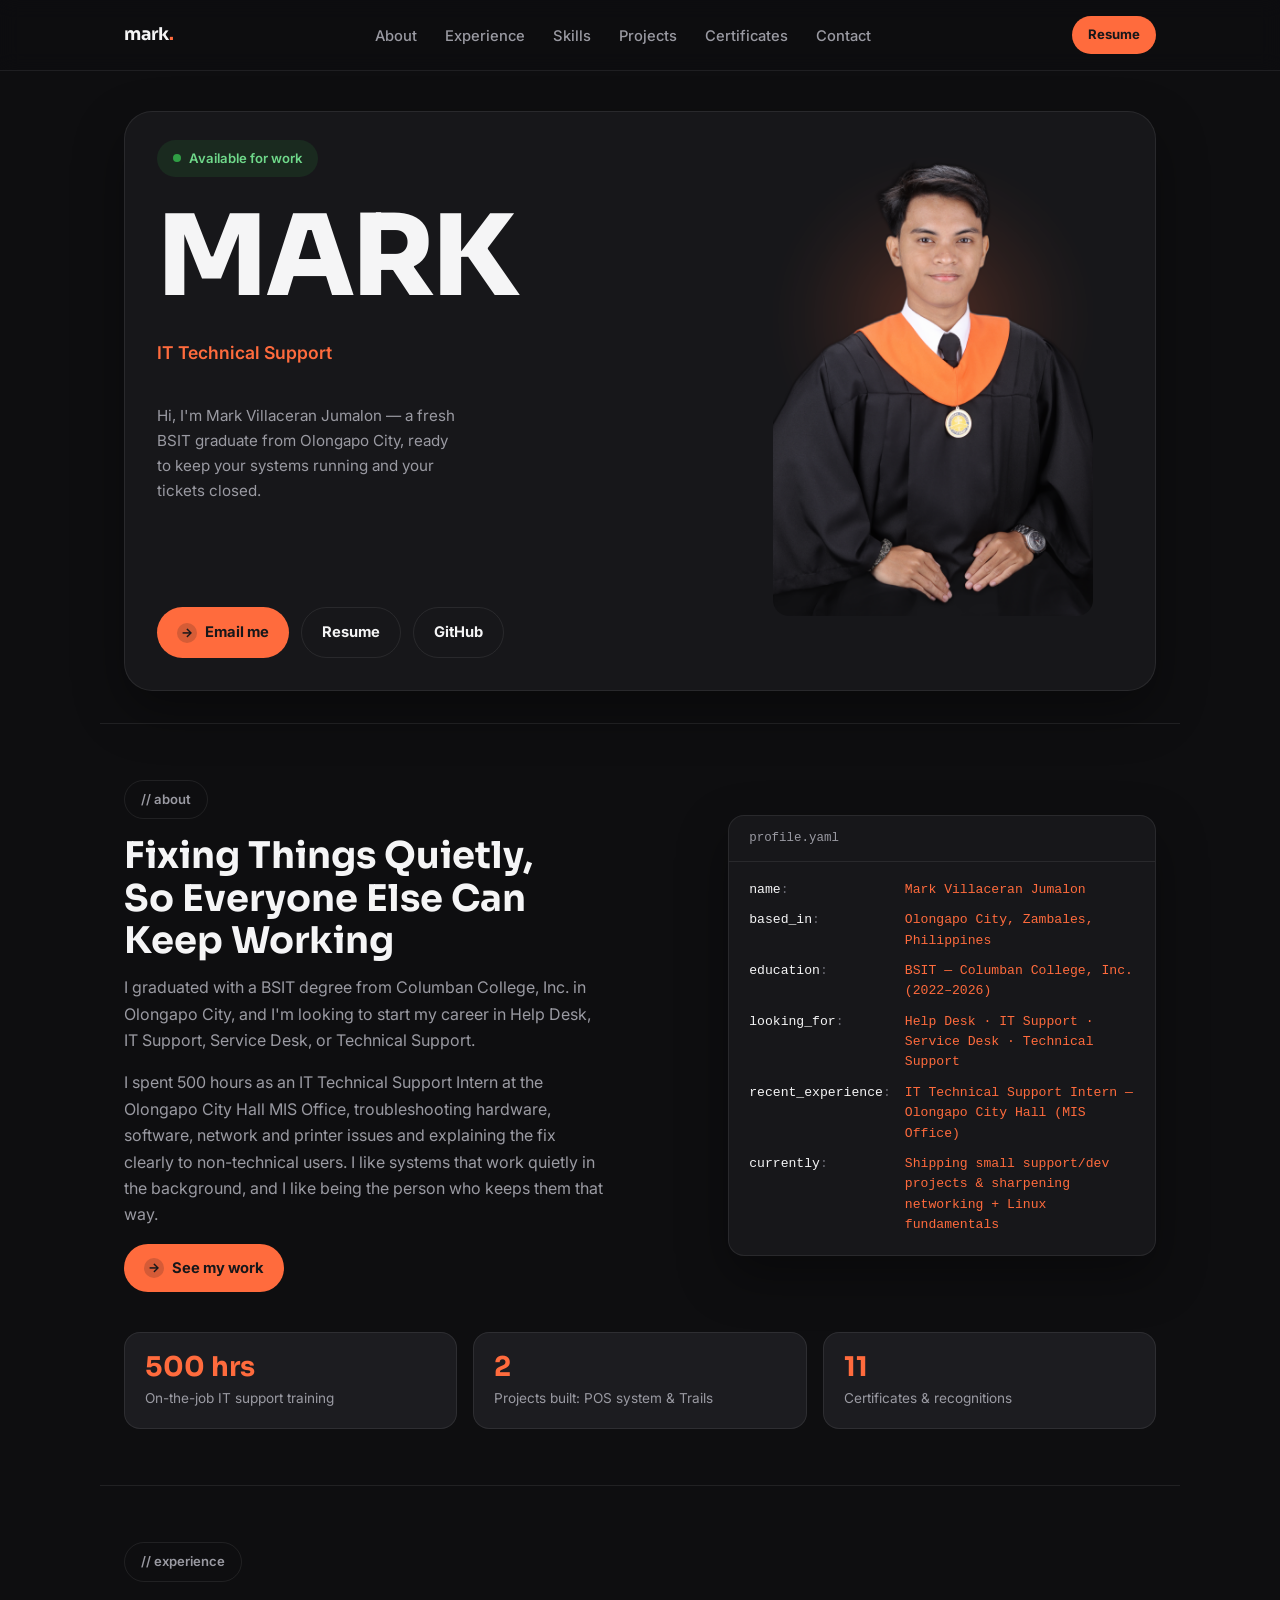
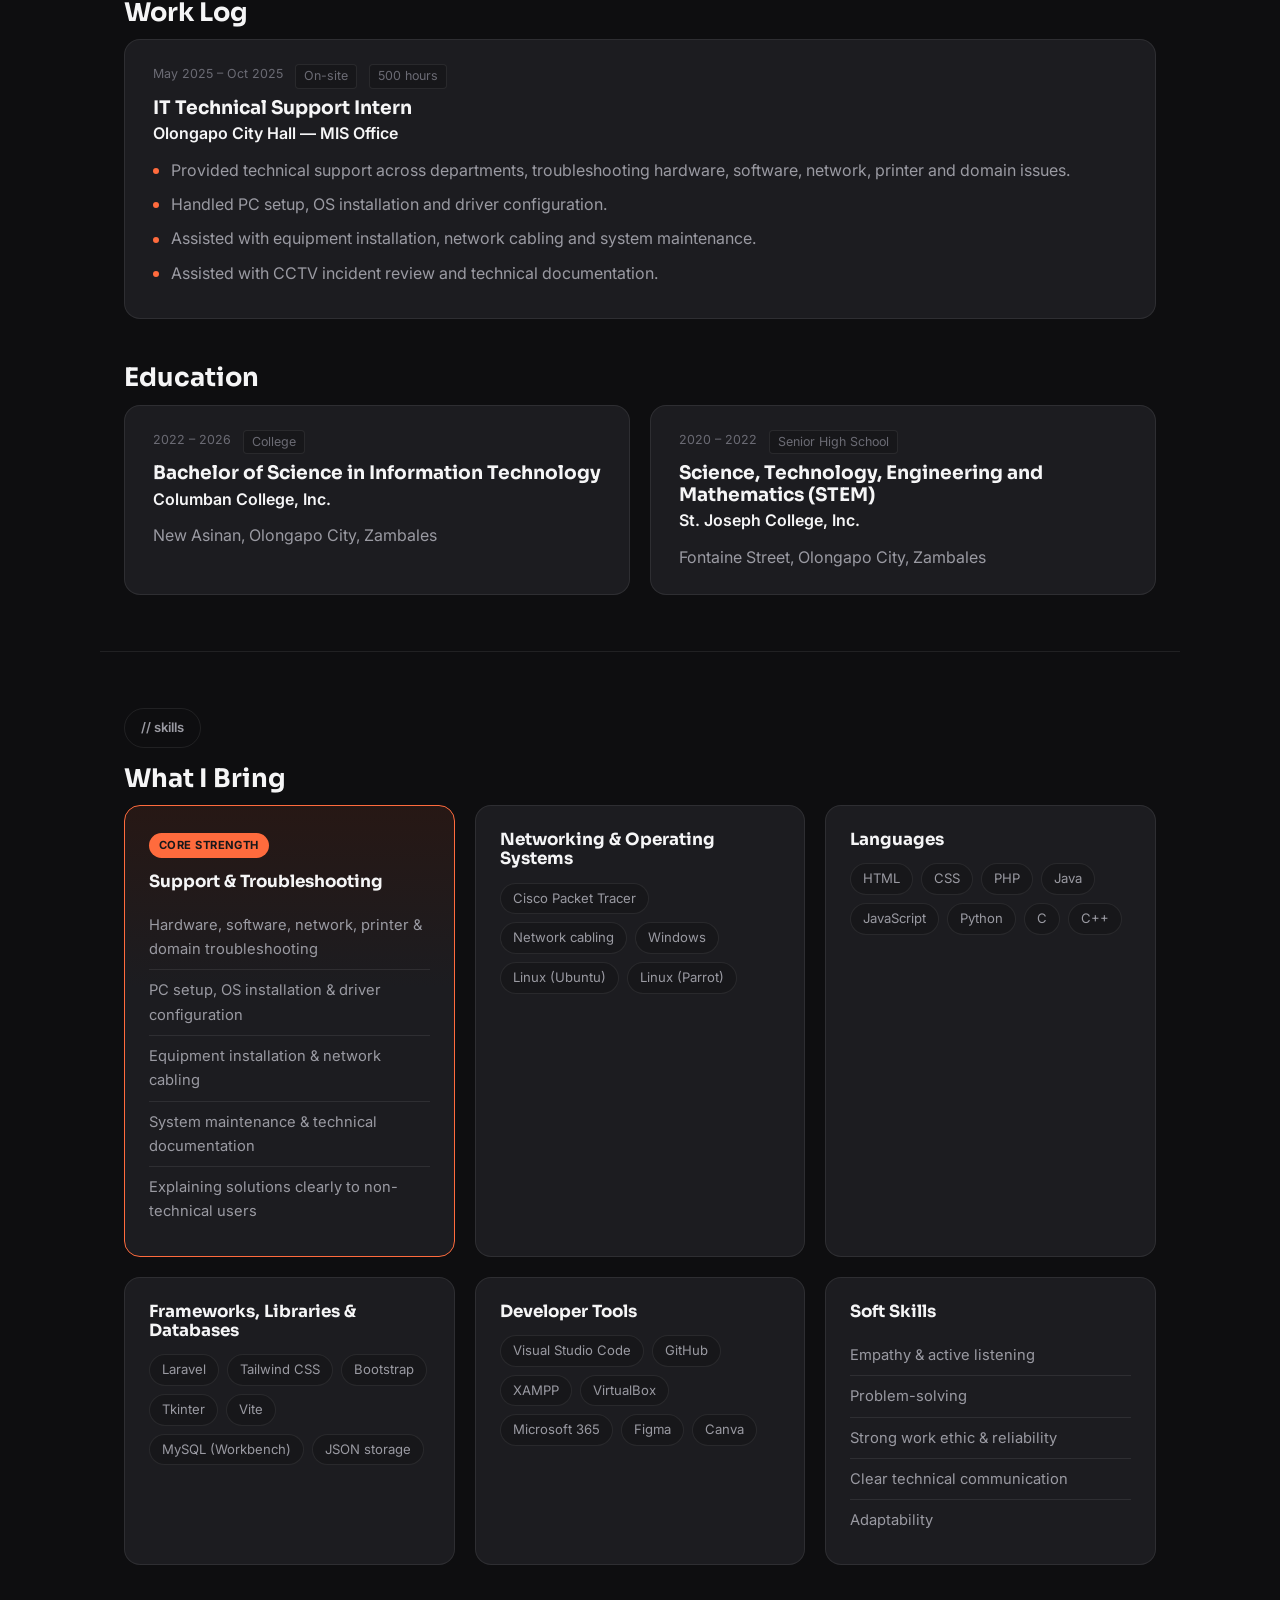
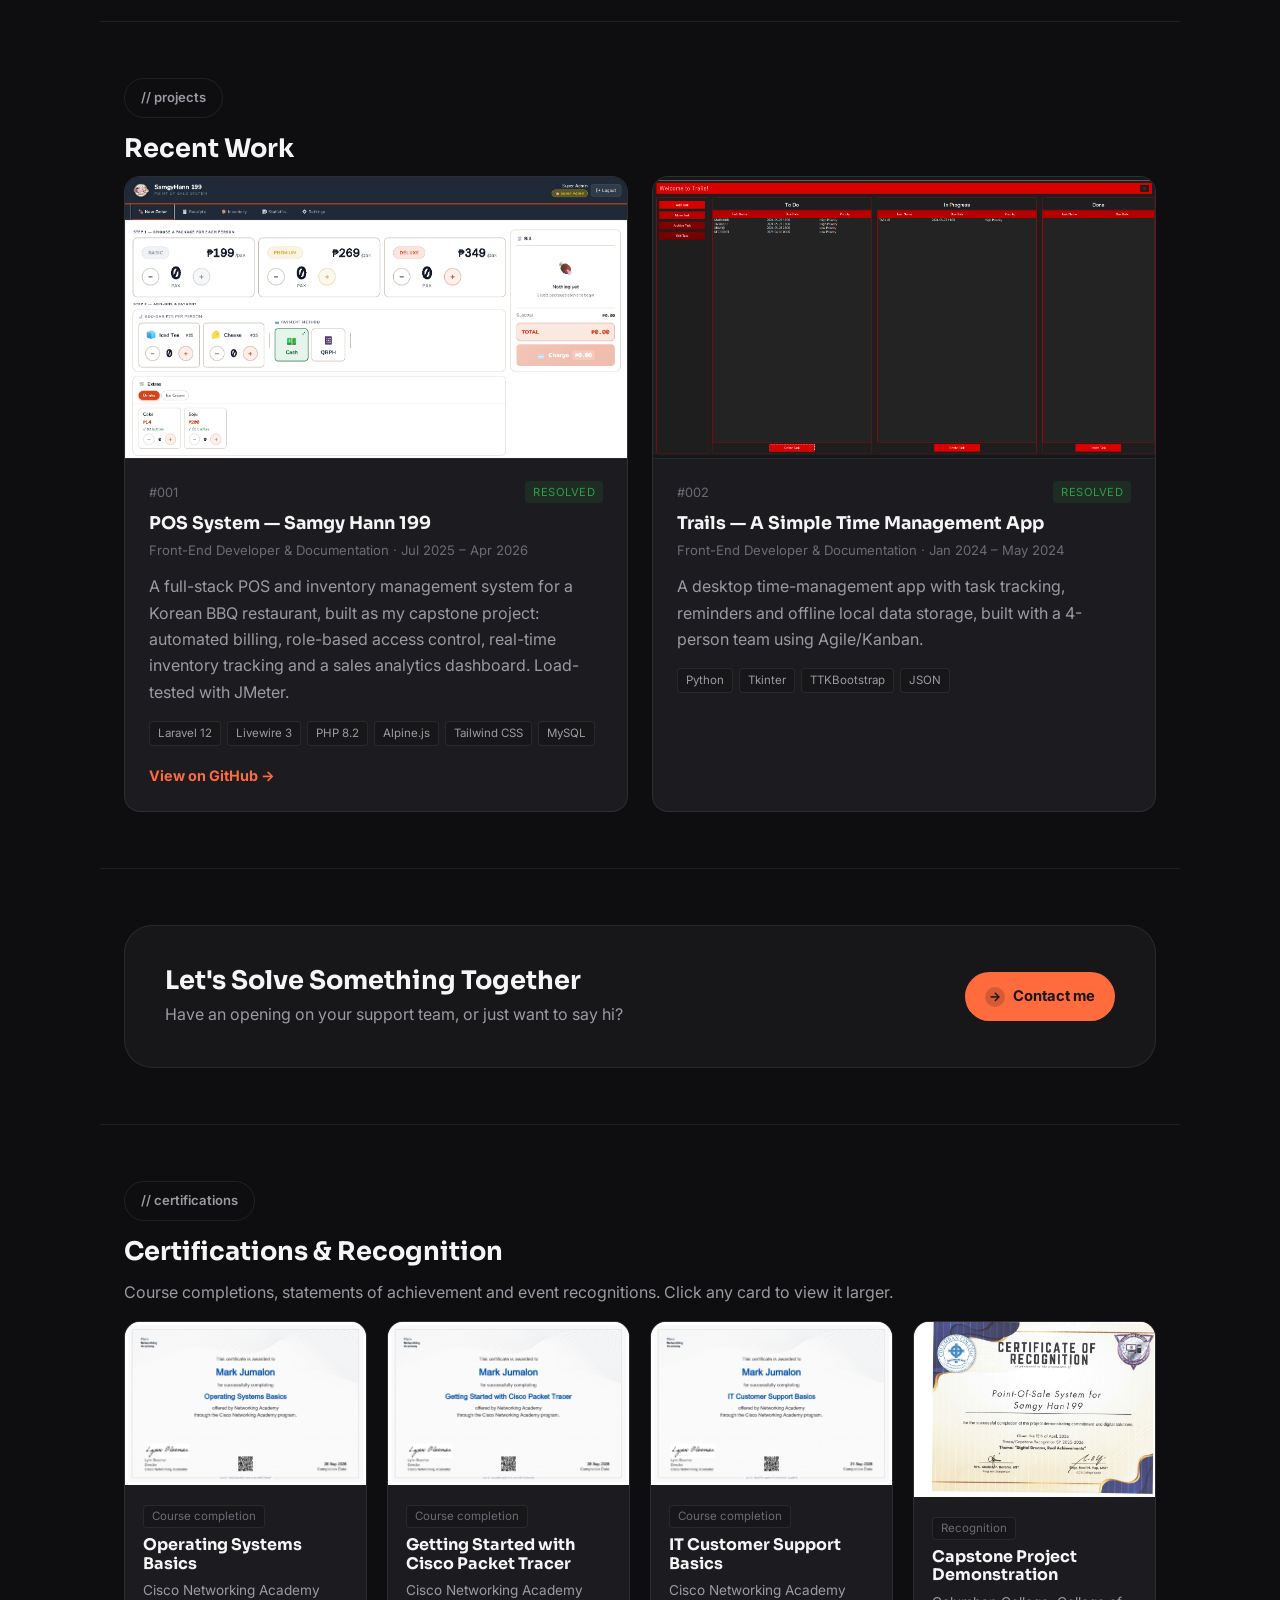
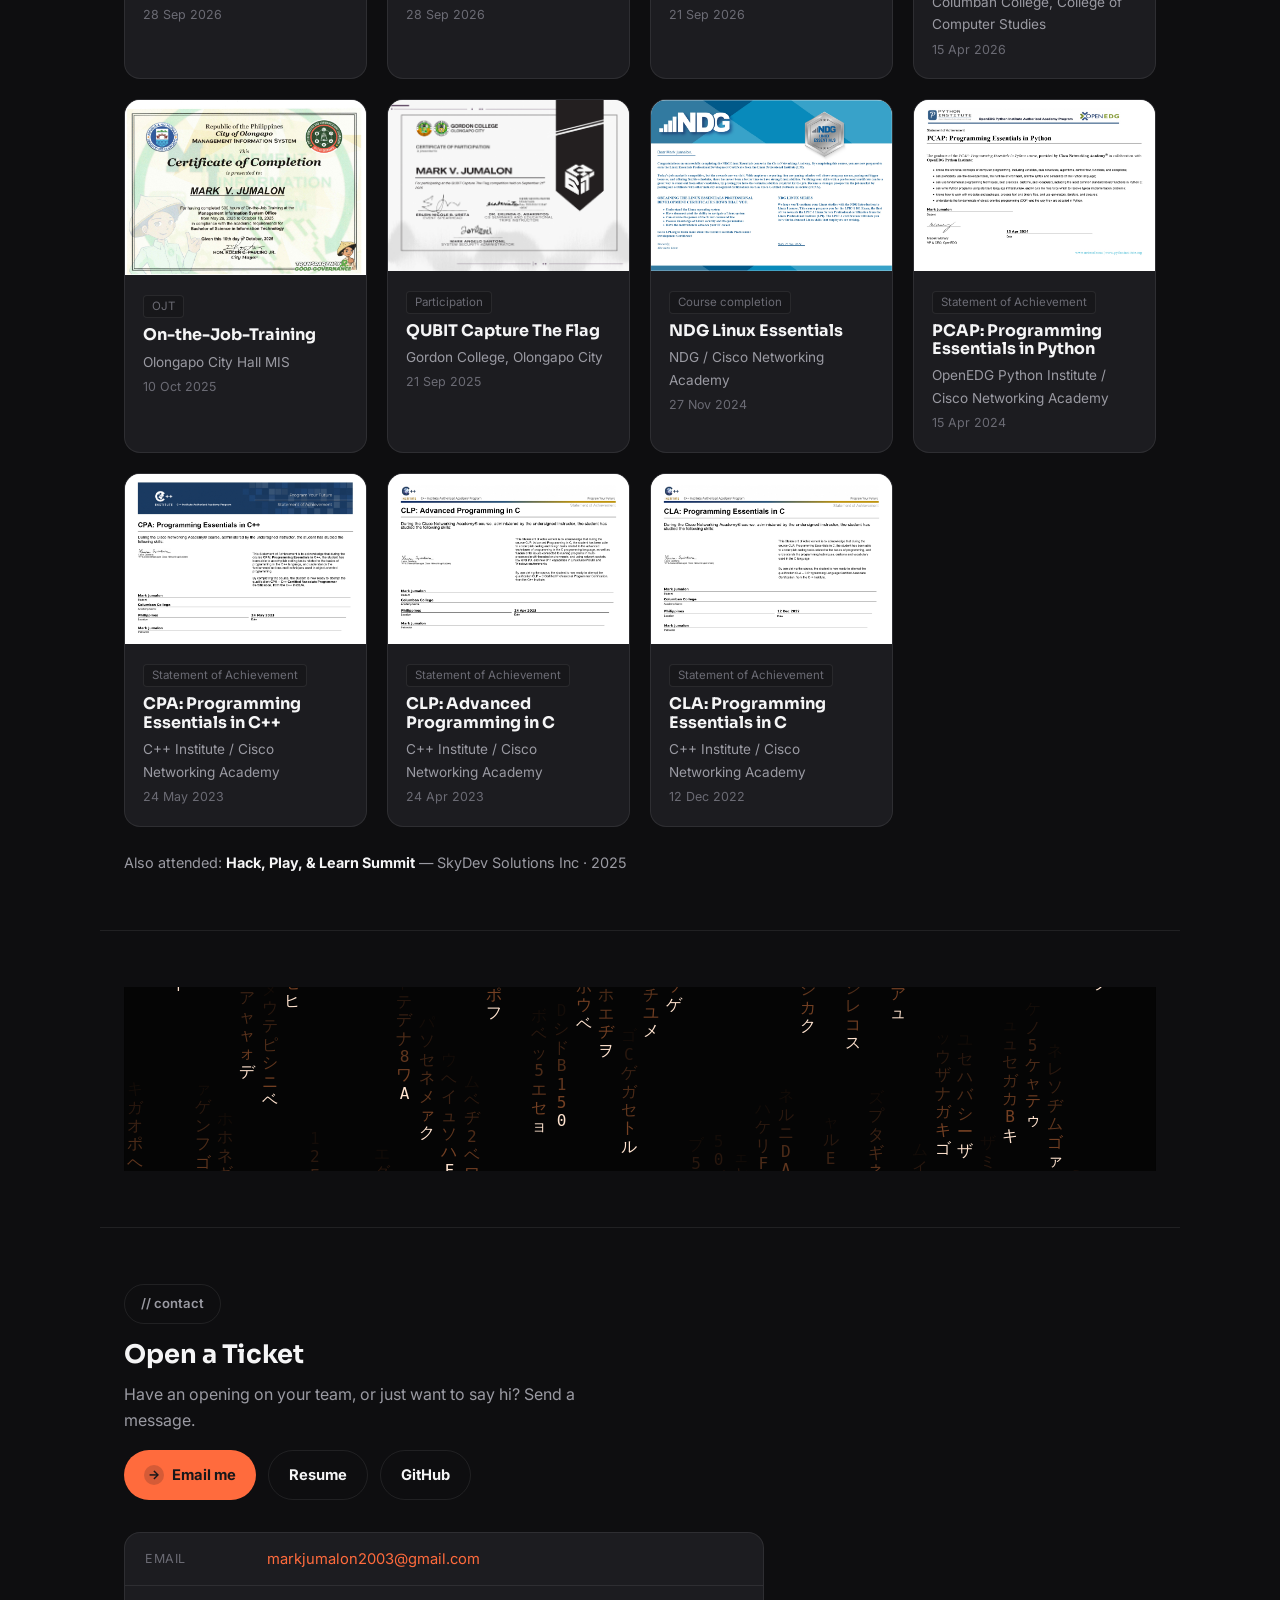
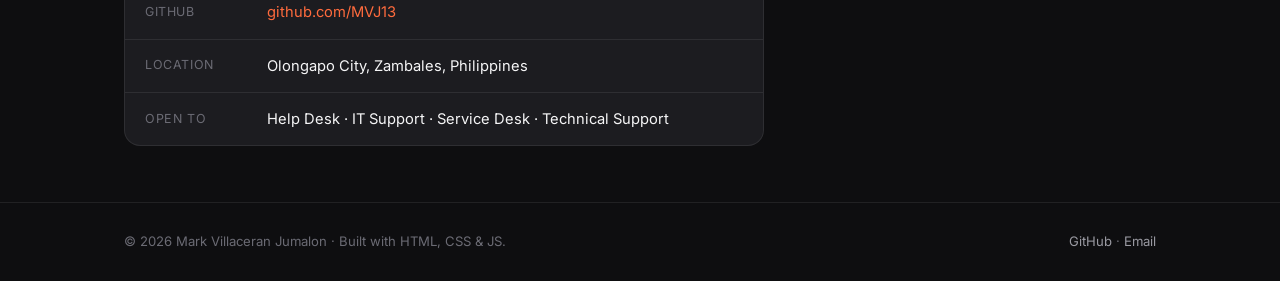
<file: index.html>
<!DOCTYPE html>
<html lang="en">
<head>
<meta charset="UTF-8">
<meta name="viewport" content="width=device-width, initial-scale=1.0">
<title>Mark Jumalon — IT Technical Support Portfolio</title>
<meta name="description" content="Portfolio of Mark Villaceran Jumalon, a BSIT graduate from Olongapo City with 500 hours of hands-on IT technical support, Cisco and Linux training, and Laravel and Python projects. Open to Help Desk, IT Support, Service Desk and Technical Support roles.">
<meta name="theme-color" content="#0e0e10">
<meta property="og:type" content="website">
<meta property="og:title" content="Mark Jumalon — IT Technical Support Portfolio">
<meta property="og:description" content="BSIT graduate from Olongapo City. 500 hours of IT technical support, Cisco and Linux training, and real projects. Open to Help Desk and IT Support roles.">
<meta property="og:image" content="https://mvj13.github.io/MVJ13GradPic.png">
<meta property="og:url" content="https://mvj13.github.io/">
<meta name="twitter:card" content="summary">
<link rel="icon" href="data:image/svg+xml,%3Csvg xmlns='http://www.w3.org/2000/svg' viewBox='0 0 64 64'%3E%3Crect width='64' height='64' rx='14' fill='%2317171a'/%3E%3Ctext x='32' y='44' font-size='36' font-weight='700' text-anchor='middle' fill='%23ff6b3d' font-family='Arial,sans-serif'%3Em.%3C/text%3E%3C/svg%3E">

<link rel="preconnect" href="https://fonts.googleapis.com">
<link rel="preconnect" href="https://fonts.gstatic.com" crossorigin>
<link href="https://fonts.googleapis.com/css2?family=Inter:wght@400;500;600;700&family=Sora:wght@600;700;800&display=swap" rel="stylesheet">

<link rel="stylesheet" href="styles.css">
<noscript><style>.section, .hero { opacity: 1; transform: none; }</style></noscript>
</head>
<body>

<header class="site-header">
  <nav class="nav container" aria-label="Primary">
    <a class="logo" href="#top">mark<span class="logo-accent">.</span></a>
    <ul id="nav-menu" class="nav-menu">
      <li><a href="#about">About</a></li>
      <li><a href="#experience">Experience</a></li>
      <li><a href="#skills">Skills</a></li>
      <li><a href="#projects">Projects</a></li>
      <li><a href="#certifications">Certificates</a></li>
      <li><a href="#contact">Contact</a></li>
    </ul>
    <div class="nav-right">
      <!-- Put your final resume PDF at Resume/Mark-Jumalon-Resume.pdf -->
      <a class="pill pill-cta" href="Resume/Mark-Jumalon-Resume.pdf" target="_blank" rel="noopener">Resume</a>
      <button class="nav-toggle" aria-expanded="false" aria-controls="nav-menu" aria-label="Toggle menu">
        <span></span><span></span><span></span>
      </button>
    </div>
  </nav>
</header>

<main>

  <section id="top" class="hero container">
    <div class="hero-card">
      <div class="hero-card-top">
        <span class="pill pill-status"><span class="status-dot" aria-hidden="true"></span>Available for work</span>
        <h1 class="hero-name">MARK<span class="visually-hidden"> Villaceran Jumalon</span></h1>
        <p class="hero-role">IT Technical Support</p>
        <p class="hero-intro">Hi, I'm Mark Villaceran Jumalon &mdash; a fresh BSIT graduate from Olongapo City, ready to keep your systems running and your tickets closed.</p>
      </div>

      <img class="hero-photo" src="MVJ13GradPic.png" alt="Mark Jumalon in his graduation gown">

      <div class="hero-card-bottom">
        <div class="hero-actions">
          <a class="btn btn-primary" href="mailto:markjumalon2003@gmail.com"><span class="btn-icon">→</span>Email me</a>
          <a class="btn btn-outline" href="Resume/Mark-Jumalon-Resume.pdf" target="_blank" rel="noopener">Resume</a>
          <a class="btn btn-outline" href="https://github.com/MVJ13" target="_blank" rel="noopener">GitHub</a>
          <!-- LinkedIn: uncomment and paste your real profile URL
          <a class="btn btn-outline" href="https://www.linkedin.com/in/YOUR-PROFILE" target="_blank" rel="noopener">LinkedIn</a> -->
        </div>
      </div>
    </div>
  </section>

  <section id="about" class="section container">
    <div class="about-grid">
      <div class="about-copy">
        <span class="pill pill-outline">// about</span>
        <h2 class="about-heading">Fixing Things Quietly, So Everyone Else Can Keep Working</h2>
        <p>I graduated with a BSIT degree from Columban College, Inc. in Olongapo City, and I'm looking to start my career in Help Desk, IT Support, Service Desk, or Technical Support.</p>
        <p>I spent 500 hours as an IT Technical Support Intern at the Olongapo City Hall MIS Office, troubleshooting hardware, software, network and printer issues and explaining the fix clearly to non-technical users. I like systems that work quietly in the background, and I like being the person who keeps them that way.</p>
        <a class="btn btn-primary" href="#projects"><span class="btn-icon">→</span>See my work</a>
      </div>

      <div class="profile-card" role="group" aria-label="Profile at a glance">
        <div class="profile-card-bar">profile.yaml</div>
        <dl class="profile-list">
          <div><dt>name</dt><dd>Mark Villaceran Jumalon</dd></div>
          <div><dt>based_in</dt><dd>Olongapo City, Zambales, Philippines</dd></div>
          <div><dt>education</dt><dd>BSIT &mdash; Columban College, Inc. (2022&ndash;2026)</dd></div>
          <div><dt>looking_for</dt><dd>Help Desk &middot; IT Support &middot; Service Desk &middot; Technical Support</dd></div>
          <div><dt>recent_experience</dt><dd>IT Technical Support Intern &mdash; Olongapo City Hall (MIS Office)</dd></div>
          <div><dt>currently</dt><dd>Shipping small support/dev projects &amp; sharpening networking + Linux fundamentals</dd></div>
        </dl>
      </div>
    </div>

    <div class="stat-row">
      <div class="stat-tile"><strong>500 hrs</strong><span>On-the-job IT support training</span></div>
      <div class="stat-tile"><strong>2</strong><span>Projects built: POS system &amp; Trails</span></div>
      <div class="stat-tile"><strong>11</strong><span>Certificates &amp; recognitions</span></div>
    </div>
  </section>

  <section id="experience" class="section container">
    <span class="pill pill-outline">// experience</span>
    <h2 class="section-heading">Work Log</h2>
    <div class="log-entry">
      <div class="log-meta">
        <span class="log-date">May 2025 – Oct 2025</span>
        <span class="log-tag">On-site</span>
        <span class="log-tag">500 hours</span>
      </div>
      <h3>IT Technical Support Intern</h3>
      <p class="log-org">Olongapo City Hall — MIS Office</p>
      <ul class="log-list">
        <li>Provided technical support across departments, troubleshooting hardware, software, network, printer and domain issues.</li>
        <li>Handled PC setup, OS installation and driver configuration.</li>
        <li>Assisted with equipment installation, network cabling and system maintenance.</li>
        <li>Assisted with CCTV incident review and technical documentation.</li>
      </ul>
    </div>

    <h2 class="section-heading sub-heading">Education</h2>
    <div class="edu-grid">
      <div class="log-entry">
        <div class="log-meta">
          <span class="log-date">2022 – 2026</span>
          <span class="log-tag">College</span>
        </div>
        <h3>Bachelor of Science in Information Technology</h3>
        <p class="log-org">Columban College, Inc.</p>
        <p>New Asinan, Olongapo City, Zambales</p>
      </div>
      <div class="log-entry">
        <div class="log-meta">
          <span class="log-date">2020 – 2022</span>
          <span class="log-tag">Senior High School</span>
        </div>
        <h3>Science, Technology, Engineering and Mathematics (STEM)</h3>
        <p class="log-org">St. Joseph College, Inc.</p>
        <p>Fontaine Street, Olongapo City, Zambales</p>
      </div>
    </div>
  </section>

  <section id="skills" class="section container">
    <span class="pill pill-outline">// skills</span>
    <h2 class="section-heading">What I Bring</h2>
    <div class="skills-grid">
      <div class="skill-card skill-card--highlight">
        <span class="skill-tag">Core strength</span>
        <h3>Support &amp; Troubleshooting</h3>
        <ul>
          <li>Hardware, software, network, printer &amp; domain troubleshooting</li>
          <li>PC setup, OS installation &amp; driver configuration</li>
          <li>Equipment installation &amp; network cabling</li>
          <li>System maintenance &amp; technical documentation</li>
          <li>Explaining solutions clearly to non-technical users</li>
        </ul>
      </div>
      <div class="skill-card">
        <h3>Networking &amp; Operating Systems</h3>
        <ul class="chip-list">
          <li>Cisco Packet Tracer</li>
          <li>Network cabling</li>
          <li>Windows</li>
          <li>Linux (Ubuntu)</li>
          <li>Linux (Parrot)</li>
        </ul>
      </div>
      <div class="skill-card">
        <h3>Languages</h3>
        <ul class="chip-list">
          <li>HTML</li>
          <li>CSS</li>
          <li>PHP</li>
          <li>Java</li>
          <li>JavaScript</li>
          <li>Python</li>
          <li>C</li>
          <li>C++</li>
        </ul>
      </div>
      <div class="skill-card">
        <h3>Frameworks, Libraries &amp; Databases</h3>
        <ul class="chip-list">
          <li>Laravel</li>
          <li>Tailwind CSS</li>
          <li>Bootstrap</li>
          <li>Tkinter</li>
          <li>Vite</li>
          <li>MySQL (Workbench)</li>
          <li>JSON storage</li>
        </ul>
      </div>
      <div class="skill-card">
        <h3>Developer Tools</h3>
        <ul class="chip-list">
          <li>Visual Studio Code</li>
          <li>GitHub</li>
          <li>XAMPP</li>
          <li>VirtualBox</li>
          <li>Microsoft 365</li>
          <li>Figma</li>
          <li>Canva</li>
        </ul>
      </div>
      <div class="skill-card">
        <h3>Soft Skills</h3>
        <ul>
          <li>Empathy &amp; active listening</li>
          <li>Problem-solving</li>
          <li>Strong work ethic &amp; reliability</li>
          <li>Clear technical communication</li>
          <li>Adaptability</li>
        </ul>
      </div>
    </div>
  </section>

  <section id="projects" class="section container">
    <span class="pill pill-outline">// projects</span>
    <h2 class="section-heading">Recent Work</h2>
    <div class="project-grid">

      <article class="project-card">
        <img class="project-shot" src="assets/Projects/POS.png" alt="Samgy Hann 199 POS system: package selection, add-ons and live bill panel" width="1200" height="672" loading="lazy">
        <div class="project-body">
          <div class="project-head">
            <span class="project-id">#001</span>
            <span class="project-status">Resolved</span>
          </div>
          <h3>POS System — Samgy Hann 199</h3>
          <p class="project-meta">Front-End Developer &amp; Documentation &middot; Jul 2025 – Apr 2026</p>
          <p>A full-stack POS and inventory management system for a Korean BBQ restaurant, built as my capstone project: automated billing, role-based access control, real-time inventory tracking and a sales analytics dashboard. Load-tested with JMeter.</p>
          <ul class="stack-list">
            <li>Laravel 12</li>
            <li>Livewire 3</li>
            <li>PHP 8.2</li>
            <li>Alpine.js</li>
            <li>Tailwind CSS</li>
            <li>MySQL</li>
          </ul>
          <a class="project-link" href="https://github.com/MVJ13/SAMGY_HANN_POS_FINAL" target="_blank" rel="noopener">View on GitHub →</a>
        </div>
      </article>

      <article class="project-card">
        <img class="project-shot" src="assets/Projects/Trails.png" alt="Trails desktop app showing To Do, In Progress and Done task columns" width="1200" height="658" loading="lazy">
        <div class="project-body">
          <div class="project-head">
            <span class="project-id">#002</span>
            <span class="project-status">Resolved</span>
          </div>
          <h3>Trails — A Simple Time Management App</h3>
          <p class="project-meta">Front-End Developer &amp; Documentation &middot; Jan 2024 – May 2024</p>
          <p>A desktop time-management app with task tracking, reminders and offline local data storage, built with a 4-person team using Agile/Kanban.</p>
          <ul class="stack-list">
            <li>Python</li>
            <li>Tkinter</li>
            <li>TTKBootstrap</li>
            <li>JSON</li>
          </ul>
          <!-- Add a "View on GitHub" link here once the Trails repo is public -->
        </div>
      </article>

    </div>
  </section>

  <section class="section container">
    <div class="cta-banner">
      <div>
        <h2>Let's Solve Something Together</h2>
        <p>Have an opening on your support team, or just want to say hi?</p>
      </div>
      <a class="btn btn-primary" href="#contact"><span class="btn-icon">→</span>Contact me</a>
    </div>
  </section>

  <section id="certifications" class="section container">
    <span class="pill pill-outline">// certifications</span>
    <h2 class="section-heading">Certifications &amp; Recognition</h2>
    <p>Course completions, statements of achievement and event recognitions. Click any card to view it larger.</p>
    <div class="cert-grid">
      <a class="cert-card" href="Certifications/MarkJumalon-Operating-Systems-Basics-Certificate.jpg" data-title="Operating Systems Basics" data-meta="Cisco Networking Academy · 28 Sep 2026" data-pdf="Certifications/os-basics.pdf">
        <div class="cert-thumb"><img src="assets/Certifications/MarkJumalon-Operating-Systems-Basics-Certificate.jpg" alt="" loading="lazy"></div>
        <div class="cert-body">
          <span class="log-tag">Course completion</span>
          <h3>Operating Systems Basics</h3>
          <p class="cert-issuer">Cisco Networking Academy</p>
          <p class="cert-date">28 Sep 2026</p>
        </div>
      </a>
      <a class="cert-card" href="Certifications/MarkJumalon-Getting-Started-w-Cisco-Packet-Tracer-Certificate.jpg" data-title="Getting Started with Cisco Packet Tracer" data-meta="Cisco Networking Academy · 28 Sep 2026" data-pdf="Certifications/packet-tracer.pdf">
        <div class="cert-thumb"><img src="assets/Certifications/MarkJumalon-Getting-Started-w-Cisco-Packet-Tracer-Certificate.jpg" alt="" loading="lazy"></div>
        <div class="cert-body">
          <span class="log-tag">Course completion</span>
          <h3>Getting Started with Cisco Packet Tracer</h3>
          <p class="cert-issuer">Cisco Networking Academy</p>
          <p class="cert-date">28 Sep 2026</p>
        </div>
      </a>
      <a class="cert-card" href="Certifications/MarkJumalon-IT-Customer-Support-Basics.jpg" data-title="IT Customer Support Basics" data-meta="Cisco Networking Academy · 21 Sep 2026" data-pdf="Certifications/it-customer-support.pdf">
        <div class="cert-thumb"><img src="assets/Certifications/MarkJumalon-IT-Customer-Support-Basics.jpg" alt="" loading="lazy"></div>
        <div class="cert-body">
          <span class="log-tag">Course completion</span>
          <h3>IT Customer Support Basics</h3>
          <p class="cert-issuer">Cisco Networking Academy</p>
          <p class="cert-date">21 Sep 2026</p>
        </div>
      </a>
      <a class="cert-card" href="Certifications/POSSSH199_Project_Demonstration.jpg" data-title="Capstone Project Demonstration" data-meta="Columban College, College of Computer Studies · 15 Apr 2026" data-pdf="Certifications/capstone-recognition.pdf">
        <div class="cert-thumb"><img src="assets/Certifications/POSSSH199_Project_Demonstration.jpg" alt="" loading="lazy"></div>
        <div class="cert-body">
          <span class="log-tag">Recognition</span>
          <h3>Capstone Project Demonstration</h3>
          <p class="cert-issuer">Columban College, College of Computer Studies</p>
          <p class="cert-date">15 Apr 2026</p>
        </div>
      </a>
      <a class="cert-card" href="Certifications/CertificateofCompletion.jpg" data-title="On-the-Job-Training" data-meta="Olongapo City Hall MIS · 10 Oct 2025">
        <div class="cert-thumb"><img src="assets/Certifications/CertificateofCompletion.jpg" alt="" loading="lazy"></div>
        <div class="cert-body">
          <span class="log-tag">OJT</span>
          <h3>On-the-Job-Training</h3>
          <p class="cert-issuer">Olongapo City Hall MIS</p>
          <p class="cert-date">10 Oct 2025</p>
        </div>
      </a>
      <a class="cert-card" href="Certifications/MarkJumalon-QUBIT_Capture-The-Flag.png" data-title="QUBIT Capture The Flag" data-meta="Gordon College, Olongapo City · 21 Sep 2025">
        <div class="cert-thumb"><img src="assets/Certifications/MarkJumalon-QUBIT_Capture-The-Flag.png" alt="" loading="lazy"></div>
        <div class="cert-body">
          <span class="log-tag">Participation</span>
          <h3>QUBIT Capture The Flag</h3>
          <p class="cert-issuer">Gordon College, Olongapo City</p>
          <p class="cert-date">21 Sep 2025</p>
        </div>
      </a>
      <a class="cert-card" href="Certifications/MarkJumalon-IT NDG Linux Ess-certificate I-N MVJ.jpg" data-title="NDG Linux Essentials" data-meta="NDG / Cisco Networking Academy · 27 Nov 2024" data-pdf="Certifications/ndg-linux-essentials.pdf">
        <div class="cert-thumb"><img src="assets/Certifications/MarkJumalon-IT NDG Linux Ess-certificate I-N MVJ.jpg" alt="" loading="lazy"></div>
        <div class="cert-body">
          <span class="log-tag">Course completion</span>
          <h3>NDG Linux Essentials</h3>
          <p class="cert-issuer">NDG / Cisco Networking Academy</p>
          <p class="cert-date">27 Nov 2024</p>
        </div>
      </a>
      <a class="cert-card" href="Certifications/MarkJumalon-Advanced Python SY-certificate P MVJ.jpg" data-title="PCAP: Programming Essentials in Python" data-meta="OpenEDG Python Institute / Cisco Networking Academy · 15 Apr 2024" data-pdf="Certifications/pcap-python.pdf">
        <div class="cert-thumb"><img src="assets/Certifications/MarkJumalon-Advanced Python SY-certificate P MVJ.jpg" alt="" loading="lazy"></div>
        <div class="cert-body">
          <span class="log-tag">Statement of Achievement</span>
          <h3>PCAP: Programming Essentials in Python</h3>
          <p class="cert-issuer">OpenEDG Python Institute / Cisco Networking Academy</p>
          <p class="cert-date">15 Apr 2024</p>
        </div>
      </a>
      <a class="cert-card" href="Certifications/MarkJumalon-CSY2022-2023-certificate C++ MVJ.jpg" data-title="CPA: Programming Essentials in C++" data-meta="C++ Institute / Cisco Networking Academy · 24 May 2023" data-pdf="Certifications/cpa-cpp.pdf">
        <div class="cert-thumb"><img src="assets/Certifications/MarkJumalon-CSY2022-2023-certificate C++ MVJ.jpg" alt="" loading="lazy"></div>
        <div class="cert-body">
          <span class="log-tag">Statement of Achievement</span>
          <h3>CPA: Programming Essentials in C++</h3>
          <p class="cert-issuer">C++ Institute / Cisco Networking Academy</p>
          <p class="cert-date">24 May 2023</p>
        </div>
      </a>
      <a class="cert-card" href="Certifications/MarkJumalon-Advanced- C_Programming SY-certificate CISCO C MVJ.jpg" data-title="CLP: Advanced Programming in C" data-meta="C++ Institute / Cisco Networking Academy · 24 Apr 2023" data-pdf="Certifications/clp-c-advanced.pdf">
        <div class="cert-thumb"><img src="assets/Certifications/MarkJumalon-Advanced- C_Programming SY-certificate CISCO C MVJ.jpg" alt="" loading="lazy"></div>
        <div class="cert-body">
          <span class="log-tag">Statement of Achievement</span>
          <h3>CLP: Advanced Programming in C</h3>
          <p class="cert-issuer">C++ Institute / Cisco Networking Academy</p>
          <p class="cert-date">24 Apr 2023</p>
        </div>
      </a>
      <a class="cert-card" href="Certifications/MarkJumalon-C_Programming SY-certificate CISCO C MVJ.jpg" data-title="CLA: Programming Essentials in C" data-meta="C++ Institute / Cisco Networking Academy · 12 Dec 2022" data-pdf="Certifications/cla-c.pdf">
        <div class="cert-thumb"><img src="assets/Certifications/MarkJumalon-C_Programming SY-certificate CISCO C MVJ.jpg" alt="" loading="lazy"></div>
        <div class="cert-body">
          <span class="log-tag">Statement of Achievement</span>
          <h3>CLA: Programming Essentials in C</h3>
          <p class="cert-issuer">C++ Institute / Cisco Networking Academy</p>
          <p class="cert-date">12 Dec 2022</p>
        </div>
      </a>
    </div>
    <p class="cert-note">Also attended: <strong>Hack, Play, &amp; Learn Summit</strong> &mdash; SkyDev Solutions Inc &middot; 2025</p>
  </section>

  <section class="section container">
    <img src="matrix-banner-mvj-theme.svg" alt="Website Banner" style="width: 100%; height: auto;">
  </section>

  <section id="contact" class="section contact-section container">
    <span class="pill pill-outline">// contact</span>
    <h2 class="section-heading">Open a Ticket</h2>
    <p>Have an opening on your team, or just want to say hi? Send a message.</p>
    <div class="hero-actions">
      <a class="btn btn-primary" href="mailto:markjumalon2003@gmail.com"><span class="btn-icon">→</span>Email me</a>
      <a class="btn btn-outline" href="Resume/Mark-Jumalon-Resume.pdf" target="_blank" rel="noopener">Resume</a>
      <a class="btn btn-outline" href="https://github.com/MVJ13" target="_blank" rel="noopener">GitHub</a>
      <!-- LinkedIn: uncomment and paste your real profile URL
      <a class="btn btn-outline" href="https://www.linkedin.com/in/YOUR-PROFILE" target="_blank" rel="noopener">LinkedIn</a> -->
    </div>
    <ul class="contact-list">
      <li><span>Email</span><a href="mailto:markjumalon2003@gmail.com">markjumalon2003@gmail.com</a></li>
      <li><span>GitHub</span><a href="https://github.com/MVJ13" target="_blank" rel="noopener">github.com/MVJ13</a></li>
      <li><span>Location</span>Olongapo City, Zambales, Philippines</li>
      <li><span>Open to</span>Help Desk &middot; IT Support &middot; Service Desk &middot; Technical Support</li>
    </ul>
  </section>

</main>

<footer class="site-footer">
  <div class="container footer-inner">
    <p>© <span id="year"></span> Mark Villaceran Jumalon &middot; Built with HTML, CSS &amp; JS.</p>
    <p class="footer-links"><a href="https://github.com/MVJ13" target="_blank" rel="noopener">GitHub</a> &middot; <a href="mailto:markjumalon2003@gmail.com">Email</a></p>
  </div>
</footer>

<dialog id="cert-dialog" class="cert-dialog" aria-labelledby="cert-dialog-title">
  <div class="cert-dialog-inner">
    <div class="cert-dialog-bar">
      <div>
        <h3 id="cert-dialog-title" class="cert-dialog-title"></h3>
        <p class="cert-dialog-meta"></p>
      </div>
      <div class="cert-dialog-actions">
        <a class="btn btn-primary cert-pdf" href="#" target="_blank" rel="noopener" hidden>Open PDF</a>
        <button class="btn btn-outline cert-close" type="button">Close</button>
      </div>
    </div>
    <img class="cert-dialog-img" alt="">
  </div>
</dialog>

<script src="script.js"></script>
</body>
</html>
</file>
<file: styles.css>
/* ---------- Tokens ---------- */
:root {
  --bg: #0e0e10;
  --bg-elevated: #17171a;
  --card: #1c1c20;
  --border: rgba(255, 255, 255, 0.08);
  --text-primary: #f5f5f6;
  --text-secondary: #9a9aa2;
  --text-muted: #6b6b74;
  --accent: #ff6b3d;
  --accent-strong: #ff5722;
  --accent-soft: rgba(255, 107, 61, 0.12);
  --available: #2f9e44;
  --radius-lg: 28px;
  --radius-md: 16px;
  --radius-sm: 10px;
  --shadow: 0 20px 50px rgba(0, 0, 0, 0.35);
  --font-display: 'Sora', sans-serif;
  --font-mono: ui-monospace, SFMono-Regular, Menlo, Consolas, 'Liberation Mono', monospace;
  --font-body: 'Inter', -apple-system, BlinkMacSystemFont, 'Segoe UI', sans-serif;
  --max-width: 1080px;
}

/* ---------- Reset ---------- */
* { box-sizing: border-box; }
html { scroll-behavior: smooth; }
section[id], .cert-strip[id] { scroll-margin-top: 84px; }
body {
  margin: 0;
  font-family: var(--font-body);
  background: var(--bg);
  color: var(--text-primary);
  line-height: 1.65;
  -webkit-font-smoothing: antialiased;
}
h1, h2, h3 { font-family: var(--font-display); line-height: 1.15; margin: 0 0 12px; }
p { margin: 0 0 16px; color: var(--text-secondary); }
ul { list-style: none; margin: 0; padding: 0; }
img { max-width: 100%; display: block; }
a { color: var(--accent); text-decoration: none; }
a:hover { text-decoration: underline; }
a:focus-visible, button:focus-visible {
  outline: 2px solid var(--accent);
  outline-offset: 2px;
}

.container {
  max-width: var(--max-width);
  margin: 0 auto;
  padding: 0 24px;
}

/* ---------- Pills ---------- */
.pill {
  display: inline-flex;
  align-items: center;
  gap: 8px;
  font-size: 0.82rem;
  font-weight: 600;
  padding: 8px 16px;
  border-radius: 999px;
  white-space: nowrap;
}
.pill-status {
  background: rgba(47, 158, 68, 0.14);
  color: #6fd88a;
}
.pill-cta {
  background: var(--accent);
  color: #17171a;
  font-weight: 700;
}
.pill-cta:hover { background: var(--accent-strong); text-decoration: none; }
.pill-outline {
  background: transparent;
  border: 1px solid var(--border);
  color: var(--text-secondary);
  font-family: var(--font-body);
  margin-bottom: 16px;
}

.status-dot {
  width: 8px;
  height: 8px;
  border-radius: 50%;
  background: var(--available);
  box-shadow: 0 0 0 0 rgba(47, 158, 68, 0.6);
  animation: pulse 2s infinite;
}
@keyframes pulse {
  0%   { box-shadow: 0 0 0 0 rgba(47, 158, 68, 0.5); }
  70%  { box-shadow: 0 0 0 6px rgba(47, 158, 68, 0); }
  100% { box-shadow: 0 0 0 0 rgba(47, 158, 68, 0); }
}

/* ---------- Header ---------- */
.site-header {
  position: sticky;
  top: 0;
  z-index: 10;
  background: rgba(14, 14, 16, 0.85);
  backdrop-filter: blur(10px);
  border-bottom: 1px solid var(--border);
}
.nav {
  display: flex;
  align-items: center;
  justify-content: space-between;
  padding-top: 16px;
  padding-bottom: 16px;
}
.logo {
  font-family: var(--font-display);
  font-weight: 700;
  font-size: 1.1rem;
  color: var(--text-primary);
}
.logo:hover { text-decoration: none; }
.logo-accent { color: var(--accent); }

.nav-menu { display: flex; gap: 28px; }
.nav-menu a {
  color: var(--text-secondary);
  font-size: 0.92rem;
  font-weight: 500;
}
.nav-menu a:hover { color: var(--text-primary); text-decoration: none; }

.nav-right { display: flex; align-items: center; gap: 16px; }

.nav-toggle {
  display: none;
  flex-direction: column;
  justify-content: center;
  gap: 4px;
  width: 32px;
  height: 32px;
  background: none;
  border: none;
  cursor: pointer;
  padding: 0;
}
.nav-toggle span { display: block; height: 2px; background: var(--text-primary); border-radius: 2px; }

/* ---------- Hero ---------- */
.hero { padding-top: 40px; padding-bottom: 32px; }
.hero-card {
  position: relative;
  background: var(--bg-elevated);
  border: 1px solid var(--border);
  border-radius: var(--radius-lg);
  overflow: hidden;
  min-height: 580px;
  display: flex;
  flex-direction: column;
  box-shadow: var(--shadow);
}
.hero-card-top {
  position: relative;
  z-index: 2;
  display: flex;
  flex-direction: column;
  align-items: flex-start;
  gap: 16px;
  padding: 28px 32px 0;
}
.hero-intro {
  max-width: 30ch;
  text-align: left;
  font-size: 0.95rem;
  margin: 0;
  color: var(--text-secondary);
}
.hero-photo {
  position: absolute;
  right: 6%;
  top: 24px;
  width: 44%;
  max-width: 320px;
  aspect-ratio: 2 / 3;
  object-fit: cover;
  object-position: top;
  border-radius: var(--radius-md);
  z-index: 1;
}
.hero-card-bottom {
  position: relative;
  z-index: 2;
  margin-top: auto;
  padding: 0 32px 32px;
}
.hero-name {
  font-size: clamp(3.5rem, 12vw, 7rem);
  font-weight: 800;
  letter-spacing: -0.02em;
  margin: 0;
  color: var(--text-primary);
}
.hero-role {
  font-size: 1.1rem;
  color: var(--accent);
  font-weight: 600;
  margin-bottom: 20px;
}
.hero-actions { display: flex; flex-wrap: wrap; gap: 12px; }

.btn {
  font-family: var(--font-body);
  font-weight: 700;
  font-size: 0.92rem;
  padding: 12px 20px;
  border-radius: 999px;
  display: inline-flex;
  align-items: center;
  gap: 8px;
}
.btn:hover { text-decoration: none; }
.btn-icon {
  display: inline-flex;
  align-items: center;
  justify-content: center;
  width: 20px;
  height: 20px;
  border-radius: 50%;
  background: rgba(0, 0, 0, 0.15);
  font-size: 0.8rem;
}
.btn-primary { background: var(--accent); color: #17171a; }
.btn-primary:hover { background: var(--accent-strong); }
.btn-primary .btn-icon { background: rgba(23, 23, 26, 0.18); }
.btn-outline {
  background: transparent;
  color: var(--text-primary);
  border: 1px solid var(--border);
}
.btn-outline:hover { border-color: var(--text-secondary); }

/* ---------- Certification strip ---------- */
.cert-strip {
  display: flex;
  flex-wrap: wrap;
  justify-content: center;
  gap: 10px;
  padding-top: 28px;
  padding-bottom: 28px;
  color: var(--text-muted);
  font-size: 0.85rem;
  text-transform: uppercase;
  letter-spacing: 0.06em;
}
.dot-sep { color: var(--border); }

/* ---------- Sections ---------- */
.section {
  padding-top: 56px;
  padding-bottom: 56px;
  border-top: 1px solid var(--border);
}
.section-heading { font-size: 1.6rem; }

/* ---------- About ---------- */
.about-grid {
  display: grid;
  grid-template-columns: 1.3fr 1fr;
  gap: 48px;
  align-items: center;
}
.about-heading {
  font-size: clamp(1.6rem, 3.5vw, 2.3rem);
  max-width: 16ch;
}
.about-grid > * { min-width: 0; }
.about-copy p { max-width: 48ch; }


/* ---------- CTA banner ---------- */
.cta-banner {
  background: var(--bg-elevated);
  border: 1px solid var(--border);
  border-radius: var(--radius-lg);
  padding: 40px 40px;
  display: flex;
  align-items: center;
  justify-content: space-between;
  gap: 24px;
  flex-wrap: wrap;
}
.cta-banner h2 { font-size: 1.6rem; margin-bottom: 6px; }
.cta-banner p { margin: 0; }

/* ---------- Work log ---------- */
.log-entry {
  background: var(--card);
  border: 1px solid var(--border);
  border-radius: var(--radius-md);
  padding: 24px 28px;
}
.log-meta {
  display: flex;
  gap: 12px;
  font-size: 0.78rem;
  color: var(--text-muted);
  margin-bottom: 8px;
}
.log-tag {
  background: var(--bg-elevated);
  border: 1px solid var(--border);
  border-radius: 4px;
  padding: 1px 8px;
}
.log-entry h3 { margin-bottom: 2px; }
.log-org { font-weight: 600; color: var(--text-primary); margin-bottom: 10px; }

/* ---------- Skills ---------- */
.skills-grid {
  display: grid;
  grid-template-columns: repeat(3, 1fr);
  gap: 20px;
}
.skill-card {
  background: var(--card);
  border: 1px solid var(--border);
  border-radius: var(--radius-md);
  padding: 24px;
  position: relative;
}
.skill-card--highlight {
  background: linear-gradient(180deg, rgba(255, 107, 61, 0.1), var(--card) 40%);
  border-color: var(--accent);
}
.skill-tag {
  display: inline-block;
  background: var(--accent);
  color: #17171a;
  font-size: 0.7rem;
  font-weight: 700;
  text-transform: uppercase;
  letter-spacing: 0.04em;
  padding: 3px 10px;
  border-radius: 999px;
  margin-bottom: 14px;
}
.skill-card h3 { font-size: 1.05rem; margin-bottom: 14px; }
.skill-card li {
  padding: 8px 0;
  border-top: 1px solid var(--border);
  color: var(--text-secondary);
  font-size: 0.92rem;
}
.skill-card li:first-of-type { border-top: none; }

/* ---------- Projects ---------- */
.project-grid {
  display: grid;
  grid-template-columns: repeat(auto-fit, minmax(320px, 1fr));
  gap: 24px;
}
.project-card {
  background: var(--card);
  border: 1px solid var(--border);
  border-radius: var(--radius-md);
  overflow: hidden;
  transition: transform 0.15s ease, box-shadow 0.15s ease;
}
.project-card:hover { transform: translateY(-4px); box-shadow: var(--shadow); }
.project-thumb {
  height: 120px;
  display: flex;
  align-items: center;
  justify-content: center;
  font-family: var(--font-display);
  font-weight: 800;
  font-size: 1.8rem;
  color: rgba(255, 255, 255, 0.85);
  letter-spacing: 0.05em;
}
.project-thumb--a { background: linear-gradient(135deg, #ff6b3d, #c73f1c); }
.project-thumb--b { background: linear-gradient(135deg, #3b6ea5, #1c2b3f); }
.project-shot {
  width: 100%;
  height: auto;
  aspect-ratio: 16 / 9;
  object-fit: contain;
  object-position: center;
  background: var(--bg-elevated);
  border-bottom: 1px solid var(--border);
}
.project-body { padding: 22px 24px; }
.project-head {
  display: flex;
  justify-content: space-between;
  align-items: center;
  margin-bottom: 10px;
}
.project-id { font-size: 0.8rem; color: var(--text-muted); }
.project-status {
  font-size: 0.7rem;
  text-transform: uppercase;
  letter-spacing: 0.04em;
  color: var(--available);
  background: rgba(47, 158, 68, 0.12);
  border-radius: 4px;
  padding: 2px 8px;
}
.project-card h3 { font-size: 1.1rem; }
.stack-list {
  display: flex;
  flex-wrap: wrap;
  gap: 6px;
  margin-bottom: 16px;
}
.stack-list li {
  font-size: 0.72rem;
  background: var(--bg-elevated);
  border: 1px solid var(--border);
  border-radius: 4px;
  padding: 2px 8px;
  color: var(--text-secondary);
}
.project-link { font-weight: 700; font-size: 0.9rem; }

/* ---------- Contact ---------- */
.contact-section p { max-width: 50ch; }

/* ---------- Footer ---------- */
.site-footer { border-top: 1px solid var(--border); padding: 28px 0; }
.site-footer p { font-size: 0.82rem; color: var(--text-muted); margin: 0; }

/* ---------- Scroll reveal ---------- */
.section, .hero {
  opacity: 0;
  transform: translateY(12px);
  transition: opacity 0.5s ease, transform 0.5s ease;
}
.section.is-visible, .hero.is-visible { opacity: 1; transform: translateY(0); }

@media (prefers-reduced-motion: reduce) {
  html { scroll-behavior: auto; }
  .status-dot { animation: none; }
  .section, .hero { opacity: 1; transform: none; transition: none; }
  .project-card { transition: none; }
}

/* ---------- Mobile ---------- */
@media (max-width: 860px) {
  .about-grid { grid-template-columns: 1fr; }
}

@media (max-width: 900px) {
  .nav-menu {
    display: none;
    position: absolute;
    top: 100%;
    left: 0;
    right: 0;
    background: var(--bg-elevated);
    border-bottom: 1px solid var(--border);
    flex-direction: column;
    gap: 0;
    padding: 8px 24px 16px;
  }
  .nav-menu.is-open { display: flex; }
  .nav-menu a { display: block; padding: 10px 0; border-bottom: 1px solid var(--border); }
  .nav-menu li:last-child a { border-bottom: none; }
  .nav-toggle { display: flex; }
}

@media (max-width: 900px) {
  .skills-grid { grid-template-columns: repeat(2, 1fr); }
}

@media (max-width: 700px) {
  .hero-card { min-height: auto; }
  .hero-intro { max-width: none; }
  .hero-photo { position: static; width: 60%; max-width: 320px; margin: 20px auto 0; }
  .hero-card-bottom { padding-top: 20px; }

  .skills-grid { grid-template-columns: 1fr; }
  .cta-banner { flex-direction: column; align-items: flex-start; }
}
@media (max-width: 480px) {
  .cta-banner { padding: 28px 24px; }
}

/* ---------- Certificates ---------- */
[hidden] { display: none !important; }
.cert-grid {
  display: grid;
  grid-template-columns: repeat(auto-fill, minmax(240px, 1fr));
  gap: 20px;
}
.cert-card {
  display: flex;
  flex-direction: column;
  background: var(--card);
  border: 1px solid var(--border);
  border-radius: var(--radius-md);
  overflow: hidden;
  color: inherit;
  transition: transform 0.15s ease, border-color 0.15s ease;
}
.cert-card:hover { transform: translateY(-4px); border-color: var(--accent); text-decoration: none; }
.cert-thumb { aspect-ratio: 3 / 2; background: #f4f4f5; }
.cert-thumb img { width: 100%; height: 100%; object-fit: contain; }
.cert-body { padding: 16px 18px 18px; }
.cert-body .log-tag { display: inline-block; margin-bottom: 8px; font-size: 0.72rem; color: var(--text-muted); }
.cert-body h3 { font-size: 1rem; margin-bottom: 6px; }
.cert-issuer { font-size: 0.85rem; margin: 0 0 4px; }
.cert-date { font-size: 0.78rem; color: var(--text-muted); margin: 0; }

.cert-dialog {
  width: min(960px, calc(100% - 32px));
  max-height: calc(100% - 32px);
  padding: 0;
  background: var(--bg-elevated);
  color: var(--text-primary);
  border: 1px solid var(--border);
  border-radius: var(--radius-md);
  box-shadow: var(--shadow);
}
.cert-dialog::backdrop { background: rgba(0, 0, 0, 0.75); backdrop-filter: blur(4px); }
.cert-dialog-inner { padding: 16px; display: flex; flex-direction: column; gap: 14px; }
.cert-dialog-bar { display: flex; align-items: center; justify-content: space-between; gap: 12px; flex-wrap: wrap; }
.cert-dialog-title { margin: 0; font-size: 1.05rem; }
.cert-dialog-meta { margin: 2px 0 0; font-size: 0.82rem; }
.cert-dialog-actions { display: flex; gap: 10px; }
.cert-dialog-img { width: 100%; max-height: 72vh; object-fit: contain; background: #fff; border-radius: var(--radius-sm); }
.cert-close { cursor: pointer; }

/* ---------- Utilities ---------- */
.visually-hidden {
  position: absolute;
  width: 1px;
  height: 1px;
  margin: -1px;
  padding: 0;
  overflow: hidden;
  clip: rect(0, 0, 0, 0);
  white-space: nowrap;
  border: 0;
}

/* ---------- Profile card (about) ---------- */
.profile-card {
  background: var(--bg-elevated);
  border: 1px solid var(--border);
  border-radius: var(--radius-md);
  box-shadow: var(--shadow);
  overflow: hidden;
}
.profile-card-bar {
  padding: 12px 20px;
  border-bottom: 1px solid var(--border);
  font-family: var(--font-mono);
  font-size: 0.78rem;
  color: var(--text-secondary);
}
.profile-list {
  margin: 0;
  padding: 18px 20px 20px;
  display: grid;
  grid-template-columns: max-content 1fr;
  gap: 10px 14px;
  font-family: var(--font-mono);
  font-size: 0.82rem;
  line-height: 1.55;
}
.profile-list > div { display: contents; }
.profile-list dt { margin: 0; color: var(--text-primary); }
.profile-list dt::after { content: ":"; color: var(--text-muted); }
.profile-list dd { margin: 0; min-width: 0; color: var(--accent); overflow-wrap: anywhere; }

/* ---------- Stat row ---------- */
.stat-row {
  display: grid;
  grid-template-columns: repeat(3, 1fr);
  gap: 16px;
  margin-top: 40px;
}
.stat-tile {
  background: var(--card);
  border: 1px solid var(--border);
  border-radius: var(--radius-md);
  padding: 18px 20px;
}
.stat-tile strong {
  display: block;
  font-family: var(--font-display);
  font-size: 1.7rem;
  line-height: 1.2;
  color: var(--accent);
}
.stat-tile span { font-size: 0.85rem; color: var(--text-secondary); }

/* ---------- Experience & education ---------- */
.log-list { margin: 4px 0 0; }
.log-list li {
  position: relative;
  padding-left: 18px;
  margin-bottom: 8px;
  color: var(--text-secondary);
}
.log-list li::before {
  content: "";
  position: absolute;
  left: 0;
  top: 0.7em;
  width: 6px;
  height: 6px;
  border-radius: 50%;
  background: var(--accent);
}
.sub-heading { margin-top: 44px; }
.edu-grid {
  display: grid;
  grid-template-columns: repeat(auto-fit, minmax(280px, 1fr));
  gap: 20px;
}
.edu-grid .log-entry p:last-child { margin-bottom: 0; }

/* ---------- Skill chips ---------- */
.skill-card .chip-list { display: flex; flex-wrap: wrap; gap: 8px; }
.skill-card .chip-list li {
  padding: 4px 12px;
  border: 1px solid var(--border);
  border-radius: 999px;
  background: var(--bg-elevated);
  font-size: 0.82rem;
  color: var(--text-secondary);
}

/* ---------- Project meta / certificate note ---------- */
.project-meta { margin: -6px 0 12px; font-size: 0.82rem; color: var(--text-muted); }
.cert-note { margin: 24px 0 0; font-size: 0.9rem; }
.cert-note strong { color: var(--text-primary); }

/* ---------- Contact list ---------- */
.contact-list {
  max-width: 640px;
  margin-top: 32px;
  background: var(--card);
  border: 1px solid var(--border);
  border-radius: var(--radius-md);
  overflow: hidden;
}
.contact-list li {
  display: grid;
  grid-template-columns: 110px 1fr;
  gap: 12px;
  padding: 14px 20px;
  border-top: 1px solid var(--border);
  font-size: 0.92rem;
  color: var(--text-primary);
}
.contact-list li:first-child { border-top: none; }
.contact-list li > span:first-child {
  font-size: 0.78rem;
  text-transform: uppercase;
  letter-spacing: 0.05em;
  color: var(--text-muted);
  align-self: center;
}

/* ---------- Footer ---------- */
.footer-inner { display: flex; flex-wrap: wrap; justify-content: space-between; gap: 8px 24px; }
.footer-links a { color: var(--text-secondary); }
.footer-links a:hover { color: var(--text-primary); }

@media (max-width: 600px) {
  .stat-row { grid-template-columns: 1fr; }
}
@media (max-width: 520px) {
  .profile-list { grid-template-columns: 1fr; gap: 2px; }
  .profile-list dd { margin-bottom: 10px; }
  .contact-list li { grid-template-columns: 1fr; gap: 2px; }
}
</file>
